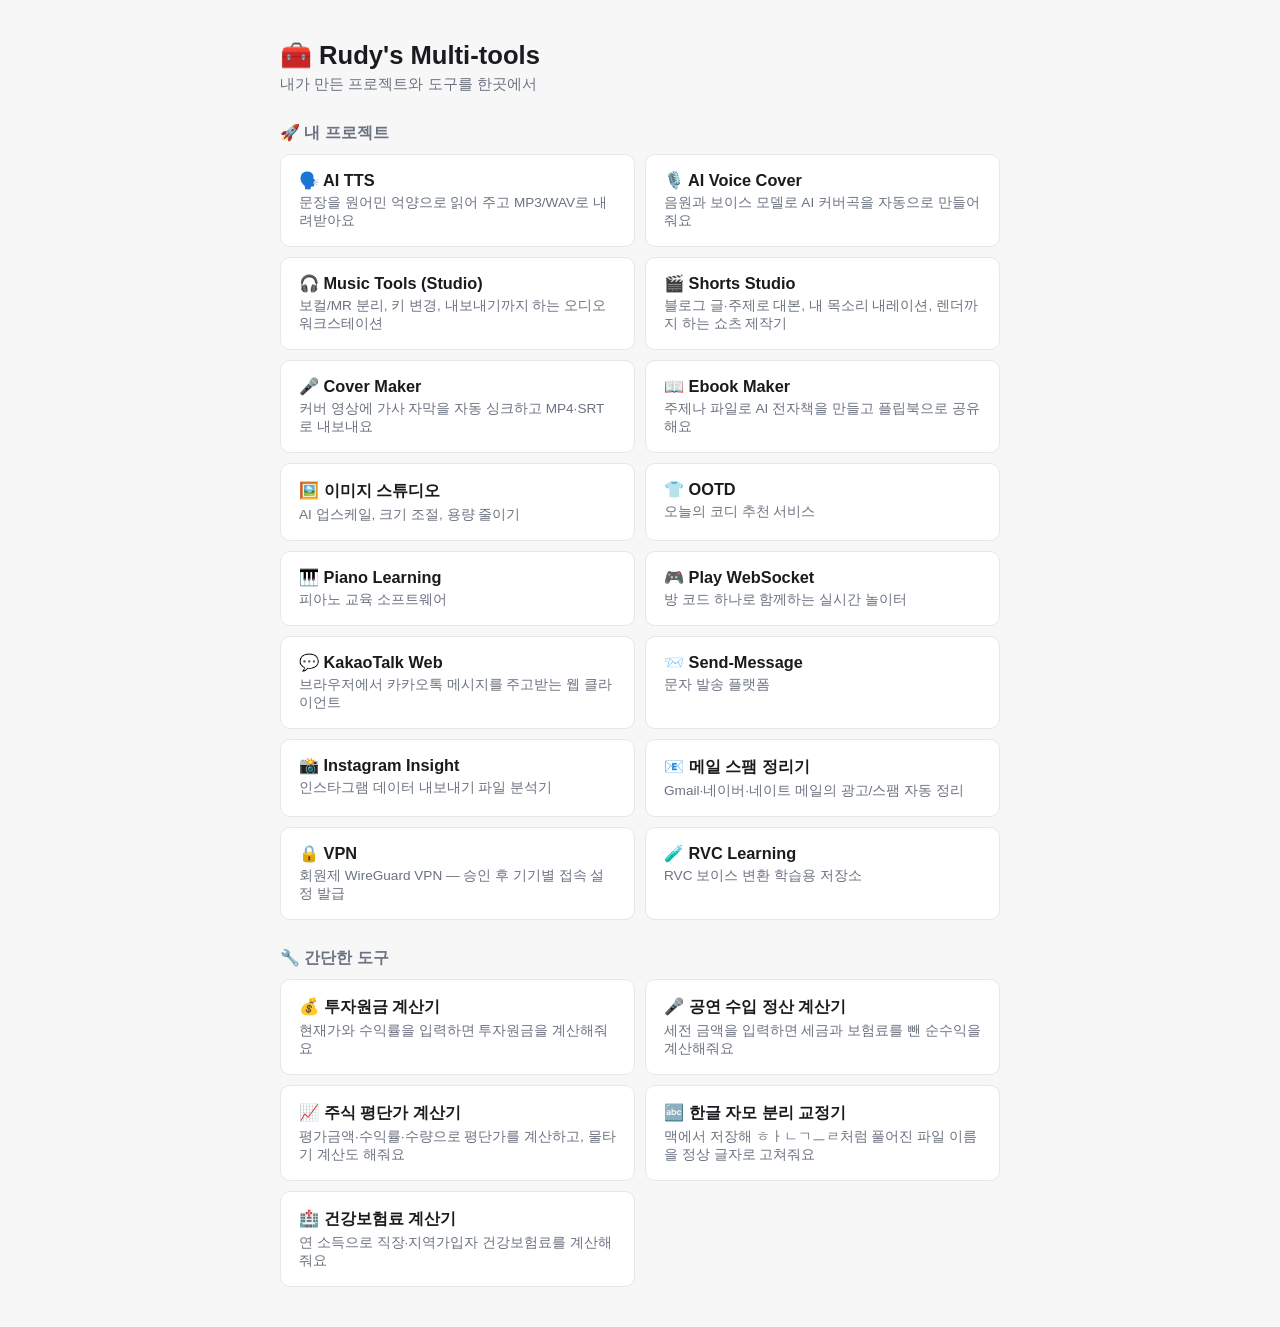
<file: index.html>
<!DOCTYPE html>
<html lang="ko">
<head>
<meta charset="UTF-8" />
<meta name="viewport" content="width=device-width, initial-scale=1.0" />
<title>Rudy's Multi-tools</title>
<link rel="stylesheet" href="style.css?v=5" />
</head>
<body>
  <div class="page wide">
    <h1>🧰 Rudy's Multi-tools</h1>
    <p class="subtitle">내가 만든 프로젝트와 도구를 한곳에서</p>

    <h2 class="section-title">🚀 내 프로젝트</h2>
    <ul class="tool-list" id="project-list"></ul>

    <h2 class="section-title">🔧 간단한 도구</h2>
    <ul class="tool-list">
      <li>
        <a class="tool-link" href="tools/investment-principal-calculator.html">
          <div class="name">💰 투자원금 계산기</div>
          <div class="desc">현재가와 수익률을 입력하면 투자원금을 계산해줘요</div>
        </a>
      </li>
      <li>
        <a class="tool-link" href="tools/performance-income-calculator.html">
          <div class="name">🎤 공연 수입 정산 계산기</div>
          <div class="desc">세전 금액을 입력하면 세금과 보험료를 뺀 순수익을 계산해줘요</div>
        </a>
      </li>
      <li>
        <a class="tool-link" href="tools/average-price-calculator.html">
          <div class="name">📈 주식 평단가 계산기</div>
          <div class="desc">평가금액·수익률·수량으로 평단가를 계산하고, 물타기 계산도 해줘요</div>
        </a>
      </li>
      <li>
        <a class="tool-link" href="tools/hangul-filename-fixer.html">
          <div class="name">🔤 한글 자모 분리 교정기</div>
          <div class="desc">맥에서 저장해 ㅎㅏㄴㄱㅡㄹ처럼 풀어진 파일 이름을 정상 글자로 고쳐줘요</div>
        </a>
      </li>
      <li>
        <a class="tool-link" href="tools/health-insurance-calculator.html">
          <div class="name">🏥 건강보험료 계산기</div>
          <div class="desc">연 소득으로 직장·지역가입자 건강보험료를 계산해줘요</div>
        </a>
      </li>
    </ul>
  </div>
  <script src="projects.js?v=20261120"></script>
</body>
</html>
</file>
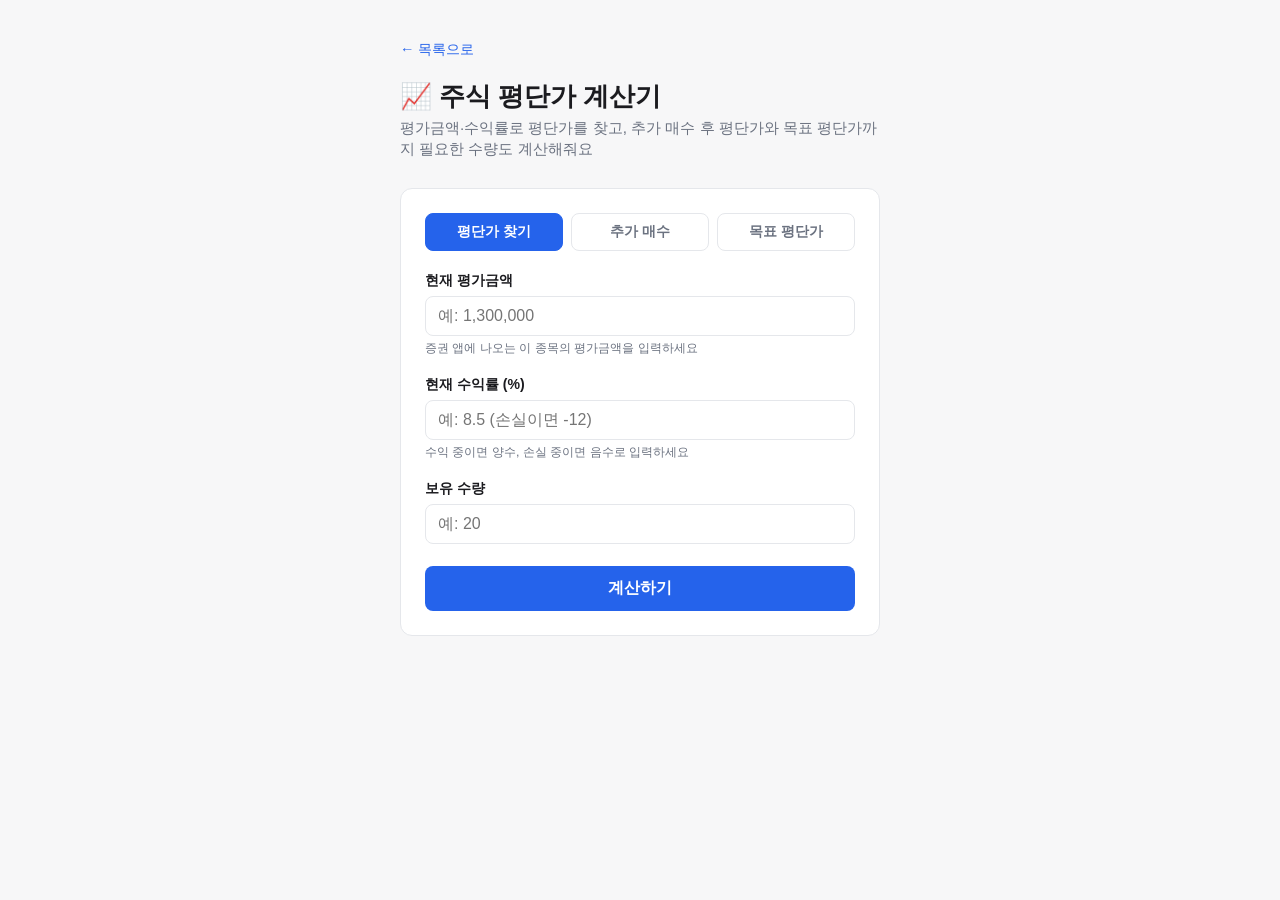
<file: tools/average-price-calculator.html>
<!DOCTYPE html>
<html lang="ko">
<head>
<meta charset="UTF-8" />
<meta name="viewport" content="width=device-width, initial-scale=1.0" />
<title>주식 평단가 계산기 - Multi-tools</title>
<link rel="stylesheet" href="../style.css?v=5" />
<style>
  .mode-btn {
    margin-top: 0;
  }

  .buy-header,
  .buy-row {
    display: grid;
    grid-template-columns: minmax(0, 1fr) minmax(0, 1fr) 36px;
    gap: 8px;
    align-items: center;
  }

  .buy-header {
    font-size: 0.78rem;
    color: var(--muted);
    margin-bottom: 6px;
  }

  .buy-row + .buy-row {
    margin-top: 8px;
  }

  .remove-btn {
    width: 36px;
    height: 40px;
    margin: 0;
    padding: 0;
    background: #fff;
    border: 1px solid var(--border);
    color: var(--muted);
    font-size: 1.1rem;
    font-weight: 400;
  }

  .remove-btn:hover {
    background: #fef2f2;
    border-color: #fecaca;
    color: #b91c1c;
  }

  .add-btn {
    margin-top: 10px;
    padding: 9px;
    background: #fff;
    border: 1px dashed var(--accent);
    color: var(--accent);
    font-size: 0.88rem;
  }

  .add-btn:hover {
    background: #eff6ff;
  }

  .divider {
    border: none;
    border-top: 1px solid var(--border);
    margin: 22px 0 18px;
  }

  .profit {
    color: #dc2626;
  }

  .loss {
    color: #2563eb;
  }
</style>
</head>
<body>
  <div class="page">
    <a class="back-link" href="../index.html">&larr; 목록으로</a>
    <h1>📈 주식 평단가 계산기</h1>
    <p class="subtitle">평가금액·수익률로 평단가를 찾고, 추가 매수 후 평단가와 목표 평단가까지 필요한 수량도 계산해줘요</p>

    <div class="card">
      <div class="mode-toggle" id="modeToggle">
        <button type="button" class="mode-btn active" data-mode="reverse">평단가 찾기</button>
        <button type="button" class="mode-btn" data-mode="average">추가 매수</button>
        <button type="button" class="mode-btn" data-mode="target">목표 평단가</button>
      </div>

      <div id="reverseSection">
        <label for="evalAmount">현재 평가금액</label>
        <input type="text" id="evalAmount" placeholder="예: 1,300,000" inputmode="decimal" />
        <div class="hint">증권 앱에 나오는 이 종목의 평가금액을 입력하세요</div>

        <label for="evalRate">현재 수익률 (%)</label>
        <input type="number" id="evalRate" placeholder="예: 8.5 (손실이면 -12)" inputmode="decimal" step="any" />
        <div class="hint">수익 중이면 양수, 손실 중이면 음수로 입력하세요</div>

        <label for="evalQty">보유 수량</label>
        <input type="text" id="evalQty" placeholder="예: 20" inputmode="decimal" />
      </div>

      <div id="holdSection" hidden>
        <label for="holdPrice">현재 평단가</label>
        <input type="text" id="holdPrice" placeholder="예: 72,000" inputmode="decimal" />

        <label for="holdQty">보유 수량</label>
        <input type="text" id="holdQty" placeholder="예: 10" inputmode="decimal" />
        <div class="hint" id="holdHint">처음 매수라면 두 칸 모두 비워두세요</div>
      </div>

      <div id="targetSection" hidden>
        <hr class="divider" />

        <label for="buyPrice">매수 예정가</label>
        <input type="text" id="buyPrice" placeholder="예: 60,000" inputmode="decimal" />
        <div class="hint">추가로 살 가격 (보통 현재가)</div>

        <label for="targetPrice">목표 평단가</label>
        <input type="text" id="targetPrice" placeholder="예: 65,000" inputmode="decimal" />
        <div class="hint">현재 평단가와 매수 예정가 사이의 값이어야 해요</div>
      </div>

      <div id="averageSection" hidden>
        <hr class="divider" />
  
        <label>추가 매수</label>
        <div class="buy-header">
          <span>매수가</span>
          <span>수량</span>
          <span></span>
        </div>
        <div id="buyList"></div>
        <button type="button" class="add-btn" id="addBtn">+ 매수 추가</button>
  
        <hr class="divider" />
  
        <label for="currentPrice">현재가 (선택)</label>
        <input type="text" id="currentPrice" placeholder="예: 65,000" inputmode="decimal" />
        <div class="hint">입력하면 평가손익과 수익률도 함께 보여줘요</div>
      </div>

      <button id="calcBtn">계산하기</button>

      <div class="error" id="errorBox"></div>

      <div class="result" id="resultBox">
        <div class="label" id="resultLabel">평단가</div>
        <div class="value" id="avgValue">-</div>
        <div class="breakdown" id="breakdownText"></div>
      </div>
    </div>
  </div>

  <script>
    const holdPriceInput = document.getElementById('holdPrice');
    const holdQtyInput = document.getElementById('holdQty');
    const currentPriceInput = document.getElementById('currentPrice');
    const buyPriceInput = document.getElementById('buyPrice');
    const targetPriceInput = document.getElementById('targetPrice');
    const modeToggle = document.getElementById('modeToggle');
    const holdHint = document.getElementById('holdHint');
    const averageSection = document.getElementById('averageSection');
    const targetSection = document.getElementById('targetSection');
    const reverseSection = document.getElementById('reverseSection');
    const holdSection = document.getElementById('holdSection');
    const evalAmountInput = document.getElementById('evalAmount');
    const evalRateInput = document.getElementById('evalRate');
    const evalQtyInput = document.getElementById('evalQty');
    const resultLabel = document.getElementById('resultLabel');
    const buyList = document.getElementById('buyList');
    const addBtn = document.getElementById('addBtn');
    const calcBtn = document.getElementById('calcBtn');
    const resultBox = document.getElementById('resultBox');
    const errorBox = document.getElementById('errorBox');
    const avgValue = document.getElementById('avgValue');
    const breakdownText = document.getElementById('breakdownText');

    // 소수점 둘째 자리까지 표시 (해외주식·소수점 매수 대응)
    function formatNum(n) {
      return n.toLocaleString('ko-KR', { maximumFractionDigits: 2 });
    }

    function formatAmountInput(value) {
      const cleaned = value.replace(/[^0-9.]/g, '');
      const [intRaw, ...rest] = cleaned.split('.');
      const intPart = intRaw.replace(/^0+(?=\d)/, '').replace(/\B(?=(\d{3})+(?!\d))/g, ',');
      const decPart = rest.length > 0 ? '.' + rest.join('').slice(0, 4) : '';
      return intPart + decPart;
    }

    // 빈 칸이면 null, 숫자가 아니면 NaN
    function readNum(input) {
      const raw = input.value.replace(/,/g, '').trim();
      return raw === '' ? null : parseFloat(raw);
    }

    function bindInput(input) {
      input.addEventListener('input', () => {
        input.value = formatAmountInput(input.value);
      });
      input.addEventListener('keydown', (e) => {
        if (e.key === 'Enter') calculate();
      });
    }

    function addBuyRow() {
      const row = document.createElement('div');
      row.className = 'buy-row';

      const price = document.createElement('input');
      price.type = 'text';
      price.className = 'buy-price';
      price.placeholder = '매수가';
      price.inputMode = 'decimal';

      const qty = document.createElement('input');
      qty.type = 'text';
      qty.className = 'buy-qty';
      qty.placeholder = '수량';
      qty.inputMode = 'decimal';

      const remove = document.createElement('button');
      remove.type = 'button';
      remove.className = 'remove-btn';
      remove.textContent = '×';
      remove.title = '삭제';
      remove.addEventListener('click', () => {
        if (buyList.children.length > 1) {
          row.remove();
        } else {
          price.value = '';
          qty.value = '';
        }
      });

      [price, qty].forEach(bindInput);
      row.append(price, qty, remove);
      buyList.append(row);
      return price;
    }

    function showError(message) {
      errorBox.textContent = message;
      errorBox.classList.add('visible');
      resultBox.classList.remove('visible');
    }

    let mode = 'reverse'; // 'reverse' | 'average' | 'target'

    const MODE_CONFIG = {
      reverse: {
        holdHint: '',
        resultLabel: '평단가',
      },
      average: {
        holdHint: '처음 매수라면 두 칸 모두 비워두세요',
        resultLabel: '평단가',
      },
      target: {
        holdHint: '지금 보유 중인 평단가와 수량을 입력하세요',
        resultLabel: '추가로 사야 할 수량',
      },
    };

    function setMode(next) {
      mode = next;
      const config = MODE_CONFIG[mode];

      modeToggle.querySelectorAll('.mode-btn').forEach((btn) => {
        btn.classList.toggle('active', btn.dataset.mode === mode);
      });
      reverseSection.hidden = mode !== 'reverse';
      holdSection.hidden = mode === 'reverse';
      averageSection.hidden = mode !== 'average';
      targetSection.hidden = mode !== 'target';
      holdHint.textContent = config.holdHint;
      resultLabel.textContent = config.resultLabel;

      errorBox.classList.remove('visible');
      resultBox.classList.remove('visible');
    }

    function calculate() {
      errorBox.classList.remove('visible');
      if (mode === 'reverse') {
        calculateReverse();
      } else if (mode === 'target') {
        calculateTarget();
      } else {
        calculateAverage();
      }
    }

    // 평가금액 = 매입금액 × (1 + 수익률)  →  평단가 = 평가금액 ÷ (1 + 수익률) ÷ 수량
    function calculateReverse() {
      const evalAmount = readNum(evalAmountInput);
      const evalQty = readNum(evalQtyInput);
      const rateRaw = evalRateInput.value.trim();
      const rate = rateRaw === '' ? null : parseFloat(rateRaw);

      if ([evalAmount, rate, evalQty].some((n) => n === null)) {
        showError('평가금액, 수익률, 보유 수량을 모두 입력해주세요.');
        return;
      }
      if (isNaN(evalAmount) || isNaN(rate) || isNaN(evalQty) || evalAmount <= 0 || evalQty <= 0) {
        showError('평가금액과 보유 수량은 0보다 큰 숫자여야 합니다.');
        return;
      }

      const divisor = 1 + rate / 100;
      if (divisor <= 0) {
        showError('수익률이 -100% 이하일 수는 없어요. 입력값을 확인해주세요.');
        return;
      }

      const totalCost = evalAmount / divisor;
      const avg = totalCost / evalQty;
      const pnl = evalAmount - totalCost;
      const cls = pnl > 0 ? 'profit' : pnl < 0 ? 'loss' : '';
      const sign = pnl > 0 ? '+' : '';

      avgValue.textContent = formatNum(avg);
      breakdownText.innerHTML =
        '총 매입금액: ' + formatNum(totalCost) + '<br />' +
        '현재가 (평가금액 ÷ 수량): ' + formatNum(evalAmount / evalQty) + '<br />' +
        '평가손익: <span class="' + cls + '">' + sign + formatNum(pnl) + '</span>' +
        '<br /><br />증권 앱의 수익률은 반올림된 값이라 실제 평단가와 약간 차이가 날 수 있어요';
      resultBox.classList.add('visible');
    }

    // 목표 평단가 T까지 맞추려면 가격 P에 몇 주를 더 사야 하는지
    // (A × Q + P × n) / (Q + n) = T  →  n = Q × (A − T) / (T − P)
    function calculateTarget() {
      const holdPrice = readNum(holdPriceInput);
      const holdQty = readNum(holdQtyInput);
      const buyPrice = readNum(buyPriceInput);
      const targetPrice = readNum(targetPriceInput);

      if ([holdPrice, holdQty, buyPrice, targetPrice].some((n) => n === null)) {
        showError('현재 평단가, 보유 수량, 매수 예정가, 목표 평단가를 모두 입력해주세요.');
        return;
      }
      if ([holdPrice, holdQty, buyPrice, targetPrice].some((n) => isNaN(n) || n <= 0)) {
        showError('모든 값은 0보다 큰 숫자여야 합니다.');
        return;
      }
      if (targetPrice === holdPrice) {
        showError('이미 목표 평단가예요. 더 살 필요가 없어요.');
        return;
      }
      if (buyPrice === holdPrice) {
        showError('매수 예정가가 현재 평단가와 같으면 몇 주를 사도 평단가가 그대로예요.');
        return;
      }
      // 평단가는 기존 평단가와 매수가 사이에서만 움직임
      if ((targetPrice - holdPrice) * (targetPrice - buyPrice) >= 0) {
        showError(
          '목표 평단가는 현재 평단가(' + formatNum(holdPrice) + ')와 매수 예정가(' +
          formatNum(buyPrice) + ') 사이여야 해요.'
        );
        return;
      }

      const exactQty = (holdQty * (holdPrice - targetPrice)) / (targetPrice - buyPrice);
      // 부동소수 오차로 1주가 더 붙지 않도록 살짝 깎고 올림
      const wholeQty = Math.ceil(exactQty - 1e-9);
      const buyCost = buyPrice * wholeQty;
      const totalQty = holdQty + wholeQty;
      const totalCost = holdPrice * holdQty + buyCost;
      const newAvg = totalCost / totalQty;

      let html =
        '필요 매수금액: ' + formatNum(buyCost) + '<br />' +
        '매수 후 평단가: ' + formatNum(holdPrice) + ' → ' + formatNum(newAvg) + '<br />' +
        '매수 후 총 수량: ' + formatNum(totalQty) + '주<br />' +
        '매수 후 총 매입금액: ' + formatNum(totalCost);

      if (wholeQty !== exactQty) {
        html += '<br /><br />소수점 매수라면 ' + formatNum(exactQty) + '주 (' +
          formatNum(buyPrice * exactQty) + ')로 목표에 딱 맞출 수 있어요';
      }

      avgValue.textContent = formatNum(wholeQty) + '주';
      breakdownText.innerHTML = html;
      resultBox.classList.add('visible');
    }

    function calculateAverage() {

      const lots = [];

      const holdPrice = readNum(holdPriceInput);
      const holdQty = readNum(holdQtyInput);
      if ((holdPrice === null) !== (holdQty === null)) {
        showError('현재 평단가와 보유 수량을 함께 입력하거나 둘 다 비워주세요.');
        return;
      }
      if (holdPrice !== null) {
        lots.push({ price: holdPrice, qty: holdQty, label: '현재 평단가와 보유 수량' });
      }

      const rows = buyList.querySelectorAll('.buy-row');
      for (let i = 0; i < rows.length; i++) {
        const price = readNum(rows[i].querySelector('.buy-price'));
        const qty = readNum(rows[i].querySelector('.buy-qty'));
        if (price === null && qty === null) continue;
        if (price === null || qty === null) {
          showError(`${i + 1}번째 추가 매수의 매수가와 수량을 모두 입력해주세요.`);
          return;
        }
        lots.push({ price, qty, label: `${i + 1}번째 추가 매수` });
      }

      for (const lot of lots) {
        if (isNaN(lot.price) || isNaN(lot.qty) || lot.price <= 0 || lot.qty <= 0) {
          showError(`${lot.label}: 0보다 큰 숫자를 입력해주세요.`);
          return;
        }
      }

      if (lots.length === 0) {
        showError('보유 내역이나 추가 매수를 하나 이상 입력해주세요.');
        return;
      }

      const totalQty = lots.reduce((sum, l) => sum + l.qty, 0);
      const totalCost = lots.reduce((sum, l) => sum + l.price * l.qty, 0);
      const avg = totalCost / totalQty;

      let html =
        '총 수량: ' + formatNum(totalQty) + '주<br />' +
        '총 매입금액: ' + formatNum(totalCost);

      if (holdPrice !== null && lots.length > 1) {
        const diff = avg - holdPrice;
        const diffRate = (diff / holdPrice) * 100;
        html += '<br />평단가 변화: ' + formatNum(holdPrice) + ' → ' + formatNum(avg) +
          ' (' + (diff >= 0 ? '+' : '') + formatNum(diffRate) + '%)';
      }

      const currentPrice = readNum(currentPriceInput);
      if (currentPrice !== null) {
        if (isNaN(currentPrice) || currentPrice <= 0) {
          showError('현재가는 0보다 큰 숫자여야 합니다.');
          return;
        }
        const evalAmount = currentPrice * totalQty;
        const pnl = evalAmount - totalCost;
        const pnlRate = (pnl / totalCost) * 100;
        const cls = pnl > 0 ? 'profit' : pnl < 0 ? 'loss' : '';
        const sign = pnl > 0 ? '+' : '';
        html +=
          '<br /><br />평가금액: ' + formatNum(evalAmount) +
          '<br />평가손익: <span class="' + cls + '">' + sign + formatNum(pnl) +
          ' (' + sign + formatNum(pnlRate) + '%)</span>';
      }

      avgValue.textContent = formatNum(avg);
      breakdownText.innerHTML = html;
      resultBox.classList.add('visible');
    }

    addBtn.addEventListener('click', () => addBuyRow().focus());
    calcBtn.addEventListener('click', calculate);
    [holdPriceInput, holdQtyInput, currentPriceInput, buyPriceInput, targetPriceInput, evalAmountInput, evalQtyInput].forEach(bindInput);
    evalRateInput.addEventListener('keydown', (e) => {
      if (e.key === 'Enter') calculate();
    });
    modeToggle.addEventListener('click', (e) => {
      const btn = e.target.closest('.mode-btn');
      if (btn) setMode(btn.dataset.mode);
    });

    addBuyRow();
  </script>
</body>
</html>
</file>
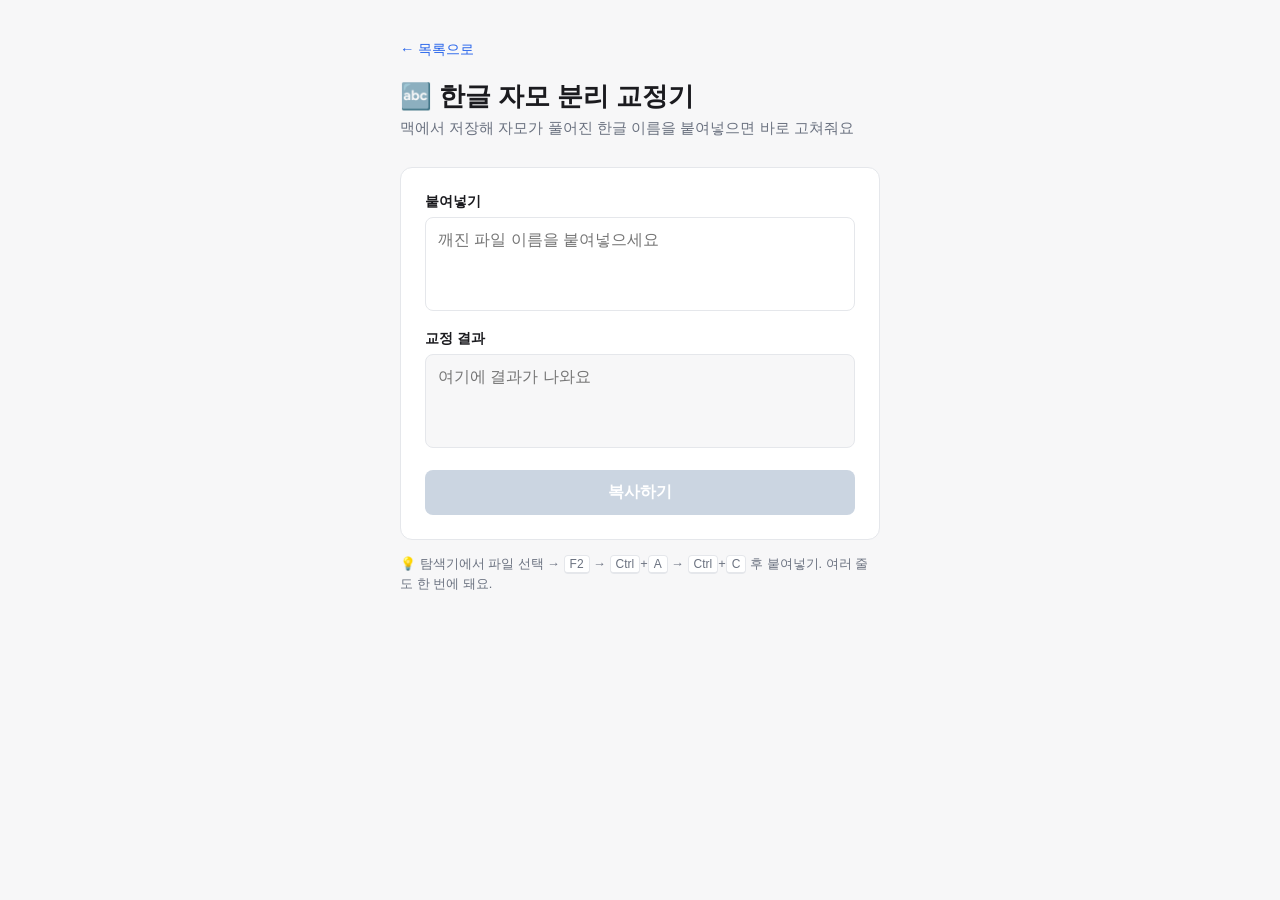
<file: tools/hangul-filename-fixer.html>
<!DOCTYPE html>
<html lang="ko">
<head>
<meta charset="UTF-8" />
<meta name="viewport" content="width=device-width, initial-scale=1.0" />
<title>한글 자모 분리 교정기 - Multi-tools</title>
<link rel="stylesheet" href="../style.css?v=5" />
</head>
<body>
  <div class="page">
    <a class="back-link" href="../index.html">&larr; 목록으로</a>
    <h1>🔤 한글 자모 분리 교정기</h1>
    <p class="subtitle">맥에서 저장해 자모가 풀어진 한글 이름을 붙여넣으면 바로 고쳐줘요</p>

    <div class="card">
      <div class="field-head">
        <label for="sourceInput">붙여넣기</label>
        <button type="button" class="text-btn" id="clearBtn" hidden>지우기</button>
      </div>
      <textarea id="sourceInput" class="text-panel" rows="3" placeholder="깨진 파일 이름을 붙여넣으세요"></textarea>

      <div class="field-head">
        <label for="resultOutput">교정 결과</label>
        <span class="badge" id="statusBadge" hidden></span>
      </div>
      <textarea id="resultOutput" class="text-panel" rows="3" readonly placeholder="여기에 결과가 나와요"></textarea>

      <button type="button" id="copyBtn" disabled>복사하기</button>
    </div>

    <p class="footnote">💡 탐색기에서 파일 선택 → <kbd>F2</kbd> → <kbd>Ctrl</kbd>+<kbd>A</kbd> → <kbd>Ctrl</kbd>+<kbd>C</kbd> 후 붙여넣기. 여러 줄도 한 번에 돼요.</p>
  </div>

  <script>
    const sourceInput = document.getElementById('sourceInput');
    const resultOutput = document.getElementById('resultOutput');
    const statusBadge = document.getElementById('statusBadge');
    const clearBtn = document.getElementById('clearBtn');
    const copyBtn = document.getElementById('copyBtn');

    // 내용에 맞춰 높이를 늘린다
    function autoGrow(el) {
      el.style.height = 'auto';
      el.style.height = el.scrollHeight + 2 + 'px';
    }

    // 맥은 한글을 자모 단위(NFD)로 저장하므로, 완성형(NFC)으로 다시 합친다
    function convert() {
      const source = sourceInput.value;
      const fixed = source.normalize('NFC');
      resultOutput.value = fixed;

      const merged = source.length - fixed.length;
      statusBadge.hidden = !source;
      statusBadge.classList.toggle('ok', merged > 0);
      statusBadge.textContent = merged > 0 ? `${merged}자 교정됨` : '고칠 부분 없음';

      clearBtn.hidden = !source;
      copyBtn.disabled = !fixed;
      copyBtn.textContent = '복사하기';

      autoGrow(sourceInput);
      autoGrow(resultOutput);
    }

    sourceInput.addEventListener('input', convert);

    clearBtn.addEventListener('click', () => {
      sourceInput.value = '';
      convert();
      sourceInput.focus();
    });

    copyBtn.addEventListener('click', async () => {
      try {
        await navigator.clipboard.writeText(resultOutput.value);
      } catch {
        // clipboard API를 못 쓰는 환경
        resultOutput.select();
        document.execCommand('copy');
      }
      copyBtn.textContent = '복사됐어요 ✓';
    });
  </script>
</body>
</html>
</file>
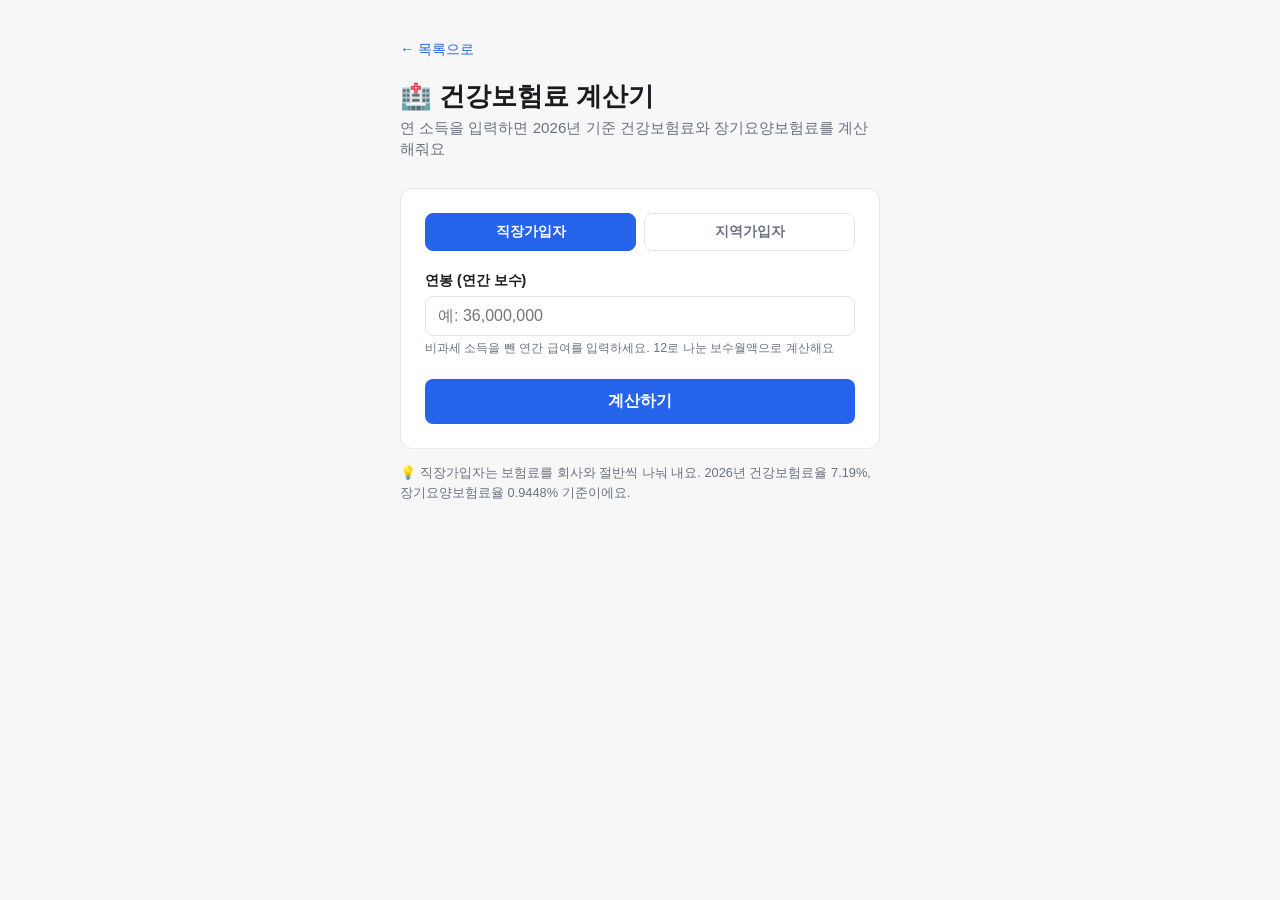
<file: tools/health-insurance-calculator.html>
<!DOCTYPE html>
<html lang="ko">
<head>
<meta charset="UTF-8" />
<meta name="viewport" content="width=device-width, initial-scale=1.0" />
<title>건강보험료 계산기 - Multi-tools</title>
<link rel="stylesheet" href="../style.css?v=5" />
</head>
<body>
  <div class="page">
    <a class="back-link" href="../index.html">&larr; 목록으로</a>
    <h1>🏥 건강보험료 계산기</h1>
    <p class="subtitle">연 소득을 입력하면 2026년 기준 건강보험료와 장기요양보험료를 계산해줘요</p>

    <div class="card">
      <div class="mode-toggle" id="modeToggle">
        <button type="button" class="mode-btn active" data-mode="employee">직장가입자</button>
        <button type="button" class="mode-btn" data-mode="regional">지역가입자</button>
      </div>

      <label for="incomeInput" id="incomeLabel">보수월액 (월급)</label>
      <input type="text" id="incomeInput" placeholder="예: 3,000,000" inputmode="numeric" />
      <div class="hint" id="incomeHint">비과세 소득을 뺀 월 급여를 입력하세요</div>

      <div id="propertyFields" class="field-group" hidden>
        <label for="propertyInput">재산 과세표준 합계 (선택)</label>
        <input type="text" id="propertyInput" placeholder="예: 180,000,000" inputmode="numeric" />
        <div class="hint">주택·토지·건물의 재산세 과세표준 합계예요. 재산세 고지서에서 확인할 수 있고, 주택은 대략 공시가격의 60%예요</div>

        <label for="depositInput">전월세 보증금 (선택)</label>
        <input type="text" id="depositInput" placeholder="예: 50,000,000" inputmode="numeric" />

        <label for="rentInput">월세 (선택)</label>
        <input type="text" id="rentInput" placeholder="예: 500,000" inputmode="numeric" />
        <div class="hint">세 들어 사는 경우 (보증금 + 월세 × 40) × 30%를 재산으로 쳐요</div>
      </div>

      <button id="calcBtn">계산하기</button>

      <div class="error" id="errorBox"></div>

      <div class="result" id="resultBox">
        <div class="label" id="resultLabel">월 납부액 (본인 부담)</div>
        <div class="value" id="resultValue">-</div>
        <div class="breakdown" id="breakdownText"></div>
      </div>
    </div>

    <p class="footnote" id="footnote"></p>
  </div>

  <script>
    const modeToggle = document.getElementById('modeToggle');
    const incomeInput = document.getElementById('incomeInput');
    const incomeLabel = document.getElementById('incomeLabel');
    const incomeHint = document.getElementById('incomeHint');
    const calcBtn = document.getElementById('calcBtn');
    const resultBox = document.getElementById('resultBox');
    const errorBox = document.getElementById('errorBox');
    const resultLabel = document.getElementById('resultLabel');
    const resultValue = document.getElementById('resultValue');
    const breakdownText = document.getElementById('breakdownText');
    const footnote = document.getElementById('footnote');
    const propertyFields = document.getElementById('propertyFields');
    const propertyInput = document.getElementById('propertyInput');
    const depositInput = document.getElementById('depositInput');
    const rentInput = document.getElementById('rentInput');

    // 2026년 기준
    const HEALTH_RATE = 0.0719;        // 건강보험료율
    const LTC_RATE = 0.009448;         // 장기요양보험료율 (소득 대비)
    const EMPLOYEE_MIN = 20160;        // 직장 보수월액보험료 하한 (전체)
    const EMPLOYEE_MAX = 9183480;      // 직장 보수월액보험료 상한 (전체)
    const REGIONAL_MIN = 20160;        // 지역 월별 보험료 하한
    const REGIONAL_MAX = 4591740;      // 지역 월별 보험료 상한
    const POINT_VALUE = 211.5;         // 재산보험료 부과점수당 금액
    const PROPERTY_DEDUCTION = 100000000; // 재산 기본공제 1억원

    // 재산보험료 부과점수표 (국민건강보험법 시행령 별표 4) — [공제 후 재산 상한(만원), 점수]
    const PROPERTY_SCORES = [
      [450, 22], [900, 44], [1350, 66], [1800, 97], [2250, 122],
      [2700, 146], [3150, 171], [3600, 195], [4050, 219], [4500, 244],
      [5020, 268], [5590, 294], [6220, 320], [6930, 344], [7710, 365],
      [8590, 386], [9570, 412], [10700, 439], [11900, 465], [13300, 490],
      [14800, 516], [16400, 535], [18300, 559], [20400, 586], [22700, 611],
      [25300, 637], [28100, 659], [31300, 681], [34900, 706], [38800, 731],
      [43200, 757], [48100, 785], [53600, 812], [59700, 841], [66500, 881],
      [74000, 921], [82400, 961], [91800, 1001], [103000, 1041], [114000, 1091],
      [127000, 1141], [142000, 1191], [158000, 1241], [176000, 1291], [196000, 1341],
      [218000, 1391], [242000, 1451], [270000, 1511], [300000, 1571], [330000, 1641],
      [363000, 1711], [399300, 1781], [439230, 1851], [483153, 1921], [531468, 1991],
      [584615, 2061], [643077, 2131], [707385, 2201], [778124, 2271], [Infinity, 2341],
    ];

    let mode = 'employee'; // 'employee' | 'regional'

    const MODE_CONFIG = {
      employee: {
        label: '연봉 (연간 보수)',
        placeholder: '예: 36,000,000',
        hint: '비과세 소득을 뺀 연간 급여를 입력하세요. 12로 나눈 보수월액으로 계산해요',
        errorMessage: '연봉을 입력해주세요.',
        resultLabel: '월 납부액 (본인 부담)',
        footnote: '💡 직장가입자는 보험료를 회사와 절반씩 나눠 내요. 2026년 건강보험료율 7.19%, 장기요양보험료율 0.9448% 기준이에요.',
      },
      regional: {
        label: '연 소득',
        placeholder: '예: 30,000,000',
        hint: '사업·이자·배당·연금 등 연간 소득을 입력하세요. 12로 나눈 소득월액으로 계산해요',
        errorMessage: '연 소득을 입력해주세요.',
        resultLabel: '월 납부액',
        footnote: '💡 지역가입자는 보험료 전액을 본인이 내요. 재산은 기본공제 1억원을 뺀 뒤 등급별 점수 × 211.5원으로 계산해요.',
      },
    };

    // 보험료는 10원 미만 절사
    function floor10(n) {
      return Math.floor(n / 10) * 10;
    }

    function clamp(n, min, max) {
      return Math.min(Math.max(n, min), max);
    }

    function formatWon(n) {
      return Math.round(n).toLocaleString('ko-KR') + '원';
    }

    function formatAmountInput(value) {
      const digits = value.replace(/[^0-9]/g, '').replace(/^0+(?=\d)/, '');
      return digits.replace(/\B(?=(\d{3})+(?!\d))/g, ',');
    }

    for (const input of [incomeInput, propertyInput, depositInput, rentInput]) {
      input.addEventListener('input', () => {
        input.value = formatAmountInput(input.value);
      });
      input.addEventListener('keydown', (e) => {
        if (e.key === 'Enter') calculate();
      });
    }

    function parseAmount(input) {
      return Number(input.value.replace(/,/g, '')) || 0;
    }

    function showError(message) {
      errorBox.textContent = message;
      errorBox.classList.add('visible');
      resultBox.classList.remove('visible');
    }

    function setMode(newMode) {
      mode = newMode;
      const config = MODE_CONFIG[mode];

      [...modeToggle.children].forEach((btn) => {
        btn.classList.toggle('active', btn.dataset.mode === mode);
      });

      incomeLabel.textContent = config.label;
      incomeInput.placeholder = config.placeholder;
      incomeHint.textContent = config.hint;
      resultLabel.textContent = config.resultLabel;
      footnote.textContent = config.footnote;
      propertyFields.hidden = mode !== 'regional';

      for (const input of [incomeInput, propertyInput, depositInput, rentInput]) input.value = '';
      errorBox.classList.remove('visible');
      resultBox.classList.remove('visible');
    }

    modeToggle.addEventListener('click', (e) => {
      const btn = e.target.closest('.mode-btn');
      if (!btn) return;
      setMode(btn.dataset.mode);
    });

    function calcEmployee(income) {
      const raw = income * HEALTH_RATE;
      const limit = raw < EMPLOYEE_MIN ? ' (하한 적용)' : raw > EMPLOYEE_MAX ? ' (상한 적용)' : '';
      const totalHealth = floor10(clamp(raw, EMPLOYEE_MIN, EMPLOYEE_MAX));
      const health = floor10(totalHealth / 2);
      const ltc = floor10(health * (LTC_RATE / HEALTH_RATE));

      resultValue.textContent = formatWon(health + ltc);
      breakdownText.innerHTML =
        '보수월액: ' + formatWon(income) + '<br />' +
        '건강보험료 (3.595%): ' + formatWon(health) + limit + '<br />' +
        '장기요양보험료: ' + formatWon(ltc) + '<br />' +
        '회사 부담분: ' + formatWon(health + ltc) + '<br />' +
        '합계 (본인 + 회사): ' + formatWon((health + ltc) * 2) + '<br />' +
        '연간 본인 부담액: ' + formatWon((health + ltc) * 12);
    }

    // 공제 후 재산(원)에 해당하는 부과점수
    function propertyScore(amount) {
      if (amount <= 0) return 0;
      const man = amount / 10000;
      return PROPERTY_SCORES.find(([max]) => man <= max)[1];
    }

    function calcRegional(income) {
      const rentAsProperty = (parseAmount(depositInput) + parseAmount(rentInput) * 40) * 0.3;
      const property = parseAmount(propertyInput) + rentAsProperty;
      const taxable = Math.max(property - PROPERTY_DEDUCTION, 0);
      const score = propertyScore(taxable);

      const rawIncome = income * HEALTH_RATE;
      const incomePart = floor10(Math.max(rawIncome, REGIONAL_MIN));
      const propertyPart = floor10(score * POINT_VALUE);
      const sum = incomePart + propertyPart;
      const health = Math.min(sum, REGIONAL_MAX);
      const ltc = floor10(health * (LTC_RATE / HEALTH_RATE));

      const minNote = rawIncome < REGIONAL_MIN ? ' (최저보험료 적용)' : '';
      const maxNote = sum > REGIONAL_MAX ? ' (상한 적용)' : '';

      resultValue.textContent = formatWon(health + ltc);
      breakdownText.innerHTML =
        '소득월액: ' + formatWon(income) + '<br />' +
        '소득분 보험료 (7.19%): ' + formatWon(incomePart) + minNote + '<br />' +
        (property > 0
          ? '재산 합계: ' + formatWon(property) + ' → 공제 후 ' + formatWon(taxable) + '<br />' +
            '재산분 보험료 (' + score.toLocaleString('ko-KR') + '점 × 211.5원): ' + formatWon(propertyPart) + '<br />'
          : '') +
        '건강보험료 합계: ' + formatWon(health) + maxNote + '<br />' +
        '장기요양보험료: ' + formatWon(ltc) + '<br />' +
        '연간 납부액: ' + formatWon((health + ltc) * 12);
    }

    function calculate() {
      const annual = parseFloat(incomeInput.value.replace(/,/g, ''));
      const income = annual / 12; // 월 기준 금액

      errorBox.classList.remove('visible');

      if (isNaN(annual)) {
        showError(MODE_CONFIG[mode].errorMessage);
        return;
      }

      if (mode === 'employee') calcEmployee(income);
      else calcRegional(income);

      resultBox.classList.add('visible');
    }

    calcBtn.addEventListener('click', calculate);

    setMode('employee');
  </script>
</body>
</html>
</file>
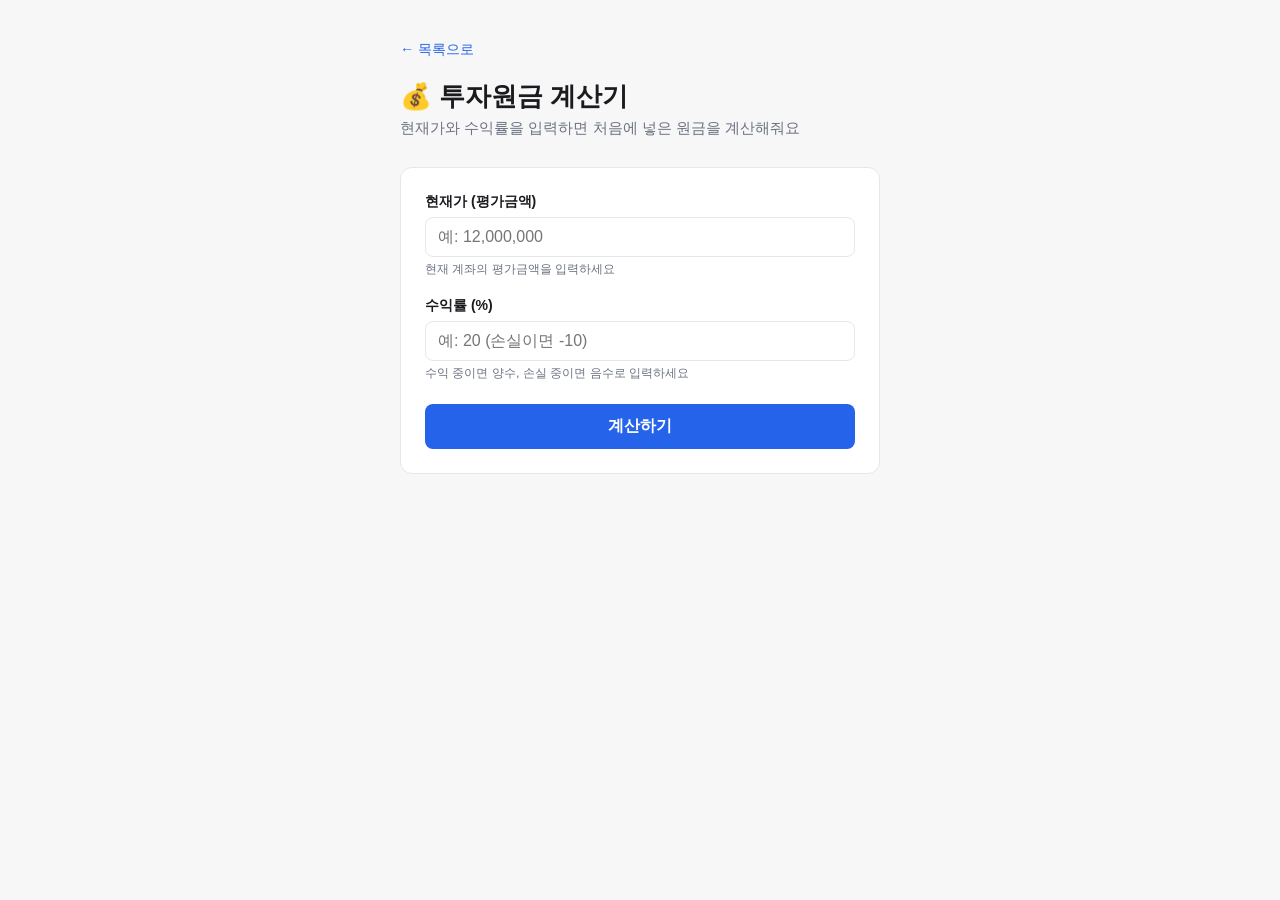
<file: tools/investment-principal-calculator.html>
<!DOCTYPE html>
<html lang="ko">
<head>
<meta charset="UTF-8" />
<meta name="viewport" content="width=device-width, initial-scale=1.0" />
<title>투자원금 계산기 - Multi-tools</title>
<link rel="stylesheet" href="../style.css?v=5" />
</head>
<body>
  <div class="page">
    <a class="back-link" href="../index.html">&larr; 목록으로</a>
    <h1>💰 투자원금 계산기</h1>
    <p class="subtitle">현재가와 수익률을 입력하면 처음에 넣은 원금을 계산해줘요</p>

    <div class="card">
      <label for="currentValue">현재가 (평가금액)</label>
      <input type="text" id="currentValue" placeholder="예: 12,000,000" inputmode="decimal" />
      <div class="hint">현재 계좌의 평가금액을 입력하세요</div>

      <label for="returnRate">수익률 (%)</label>
      <input type="number" id="returnRate" placeholder="예: 20 (손실이면 -10)" inputmode="decimal" step="any" />
      <div class="hint">수익 중이면 양수, 손실 중이면 음수로 입력하세요</div>

      <button id="calcBtn">계산하기</button>

      <div class="error" id="errorBox"></div>

      <div class="result" id="resultBox">
        <div class="label">투자원금</div>
        <div class="value" id="principalValue">-</div>
        <div class="breakdown" id="breakdownText"></div>
      </div>
    </div>
  </div>

  <script>
    const currentValueInput = document.getElementById('currentValue');
    const returnRateInput = document.getElementById('returnRate');
    const calcBtn = document.getElementById('calcBtn');
    const resultBox = document.getElementById('resultBox');
    const errorBox = document.getElementById('errorBox');
    const principalValue = document.getElementById('principalValue');
    const breakdownText = document.getElementById('breakdownText');

    function formatWon(n) {
      return Math.round(n).toLocaleString('ko-KR') + '원';
    }

    function formatAmountInput(value) {
      const cleaned = value.replace(/[^0-9.]/g, '');
      const [intRaw, ...rest] = cleaned.split('.');
      const intPart = intRaw.replace(/^0+(?=\d)/, '').replace(/\B(?=(\d{3})+(?!\d))/g, ',');
      const decPart = rest.length > 0 ? '.' + rest.join('').slice(0, 2) : '';
      return intPart + decPart;
    }

    currentValueInput.addEventListener('input', () => {
      currentValueInput.value = formatAmountInput(currentValueInput.value);
    });

    function showError(message) {
      errorBox.textContent = message;
      errorBox.classList.add('visible');
      resultBox.classList.remove('visible');
    }

    function calculate() {
      const currentValue = parseFloat(currentValueInput.value.replace(/,/g, ''));
      const returnRate = parseFloat(returnRateInput.value);

      errorBox.classList.remove('visible');

      if (isNaN(currentValue) || isNaN(returnRate)) {
        showError('현재가와 수익률을 모두 입력해주세요.');
        return;
      }

      if (currentValue < 0) {
        showError('현재가는 0 이상이어야 합니다.');
        return;
      }

      const divisor = 1 + returnRate / 100;

      if (divisor <= 0) {
        showError('수익률이 -100% 이하일 수는 없어요. 입력값을 확인해주세요.');
        return;
      }

      const principal = currentValue / divisor;
      const profit = currentValue - principal;

      principalValue.textContent = formatWon(principal);
      breakdownText.innerHTML =
        '현재가: ' + formatWon(currentValue) + '<br />' +
        (profit >= 0
          ? '평가수익: +' + formatWon(profit)
          : '평가손실: ' + formatWon(profit));

      resultBox.classList.add('visible');
    }

    calcBtn.addEventListener('click', calculate);
    [currentValueInput, returnRateInput].forEach((input) => {
      input.addEventListener('keydown', (e) => {
        if (e.key === 'Enter') calculate();
      });
    });
  </script>
</body>
</html>
</file>
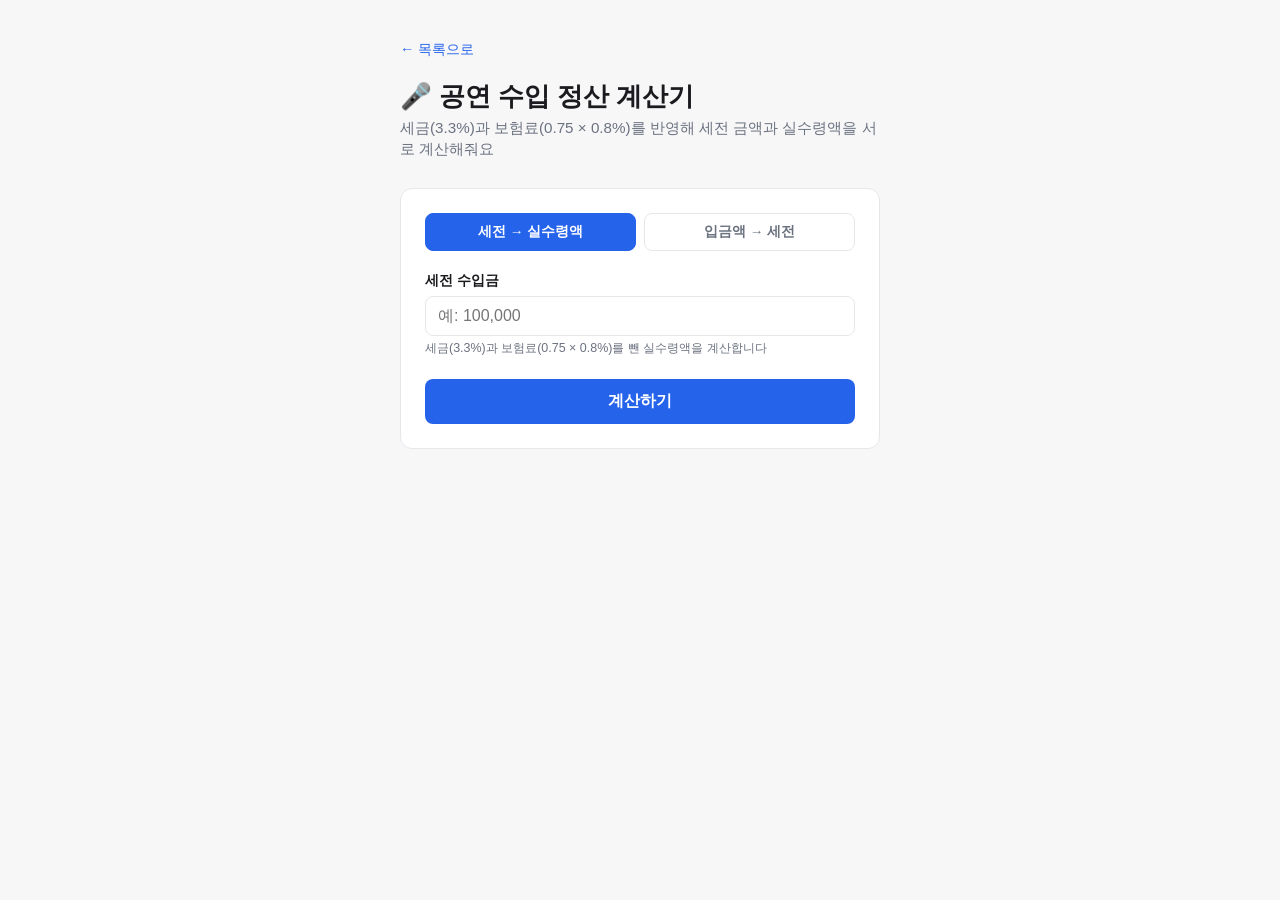
<file: tools/performance-income-calculator.html>
<!DOCTYPE html>
<html lang="ko">
<head>
<meta charset="UTF-8" />
<meta name="viewport" content="width=device-width, initial-scale=1.0" />
<title>공연 수입 정산 계산기 - Multi-tools</title>
<link rel="stylesheet" href="../style.css?v=5" />
</head>
<body>
  <div class="page">
    <a class="back-link" href="../index.html">&larr; 목록으로</a>
    <h1>🎤 공연 수입 정산 계산기</h1>
    <p class="subtitle">세금(3.3%)과 보험료(0.75 × 0.8%)를 반영해 세전 금액과 실수령액을 서로 계산해줘요</p>

    <div class="card">
      <div class="mode-toggle" id="modeToggle">
        <button type="button" class="mode-btn active" data-mode="toNet">세전 → 실수령액</button>
        <button type="button" class="mode-btn" data-mode="toGross">입금액 → 세전</button>
      </div>

      <label for="amountInput" id="amountLabel">세전 수입금</label>
      <input type="text" id="amountInput" placeholder="예: 100,000" inputmode="decimal" />
      <div class="hint" id="amountHint">세금(3.3%)과 보험료(0.75 × 0.8%)를 뺀 실수령액을 계산합니다</div>

      <button id="calcBtn">계산하기</button>

      <div class="error" id="errorBox"></div>

      <div class="result" id="resultBox">
        <div class="label" id="resultLabel">순수익 (실수령액)</div>
        <div class="value" id="resultValue">-</div>
        <div class="breakdown" id="breakdownText"></div>
      </div>
    </div>
  </div>

  <script>
    const modeToggle = document.getElementById('modeToggle');
    const amountInput = document.getElementById('amountInput');
    const amountLabel = document.getElementById('amountLabel');
    const amountHint = document.getElementById('amountHint');
    const calcBtn = document.getElementById('calcBtn');
    const resultBox = document.getElementById('resultBox');
    const errorBox = document.getElementById('errorBox');
    const resultLabel = document.getElementById('resultLabel');
    const resultValue = document.getElementById('resultValue');
    const breakdownText = document.getElementById('breakdownText');

    const TAX_RATE = 0.033;
    const INSURANCE_RATE = 0.75 * 0.008;
    const NET_RATE = 1 - TAX_RATE - INSURANCE_RATE; // 실수령 비율

    let mode = 'toNet'; // 'toNet' | 'toGross'

    const MODE_CONFIG = {
      toNet: {
        label: '세전 수입금',
        placeholder: '예: 100,000',
        hint: '세금(3.3%)과 보험료(0.75 × 0.8%)를 뺀 실수령액을 계산합니다',
        errorMessage: '세전 수입금을 입력해주세요.',
        resultLabel: '순수익 (실수령액)',
      },
      toGross: {
        label: '입금액 (실수령액)',
        placeholder: '예: 96,100',
        hint: '실제로 입금받은 금액을 입력하면 세전 금액을 역산합니다',
        errorMessage: '입금액을 입력해주세요.',
        resultLabel: '세전 수입금',
      },
    };

    function formatWon(n) {
      return Math.round(n).toLocaleString('ko-KR') + '원';
    }

    function formatAmountInput(value) {
      const cleaned = value.replace(/[^0-9.]/g, '');
      const [intRaw, ...rest] = cleaned.split('.');
      const intPart = intRaw.replace(/^0+(?=\d)/, '').replace(/\B(?=(\d{3})+(?!\d))/g, ',');
      const decPart = rest.length > 0 ? '.' + rest.join('').slice(0, 2) : '';
      return intPart + decPart;
    }

    amountInput.addEventListener('input', () => {
      amountInput.value = formatAmountInput(amountInput.value);
    });

    function showError(message) {
      errorBox.textContent = message;
      errorBox.classList.add('visible');
      resultBox.classList.remove('visible');
    }

    function setMode(newMode) {
      mode = newMode;
      const config = MODE_CONFIG[mode];

      [...modeToggle.children].forEach((btn) => {
        btn.classList.toggle('active', btn.dataset.mode === mode);
      });

      amountLabel.textContent = config.label;
      amountInput.placeholder = config.placeholder;
      amountHint.textContent = config.hint;
      resultLabel.textContent = config.resultLabel;

      amountInput.value = '';
      errorBox.classList.remove('visible');
      resultBox.classList.remove('visible');
    }

    modeToggle.addEventListener('click', (e) => {
      const btn = e.target.closest('.mode-btn');
      if (!btn) return;
      setMode(btn.dataset.mode);
    });

    function calculate() {
      const amount = parseFloat(amountInput.value.replace(/,/g, ''));
      const config = MODE_CONFIG[mode];

      errorBox.classList.remove('visible');

      if (isNaN(amount)) {
        showError(config.errorMessage);
        return;
      }

      if (amount < 0) {
        showError('금액은 0 이상이어야 합니다.');
        return;
      }

      const gross = mode === 'toNet' ? amount : amount / NET_RATE;
      const tax = gross * TAX_RATE;
      const insurance = gross * INSURANCE_RATE;
      const totalDeduction = tax + insurance;
      const net = gross - totalDeduction;

      resultValue.textContent = formatWon(mode === 'toNet' ? net : gross);
      breakdownText.innerHTML =
        '세전 수입금: ' + formatWon(gross) + '<br />' +
        '세금 (3.3%): -' + formatWon(tax) + '<br />' +
        '보험료 (0.75 × 0.8%): -' + formatWon(insurance) + '<br />' +
        '실수령액: ' + formatWon(net);

      resultBox.classList.add('visible');
    }

    calcBtn.addEventListener('click', calculate);
    amountInput.addEventListener('keydown', (e) => {
      if (e.key === 'Enter') calculate();
    });
  </script>
</body>
</html>
</file>
<file: style.css>
:root {
  --bg: #f7f7f8;
  --card-bg: #ffffff;
  --text: #1b1b1f;
  --muted: #6b7280;
  --accent: #2563eb;
  --accent-hover: #1d4ed8;
  --border: #e5e7eb;
}

* {
  box-sizing: border-box;
}

body {
  margin: 0;
  font-family: -apple-system, BlinkMacSystemFont, "Segoe UI", "Apple SD Gothic Neo",
    "Malgun Gothic", Roboto, Arial, sans-serif;
  background: var(--bg);
  color: var(--text);
  display: flex;
  justify-content: center;
  padding: 40px 16px;
}

.page {
  width: 100%;
  max-width: 480px;
}

.page.wide {
  max-width: 720px;
}

h1 {
  margin-top: 0;
  font-size: 1.6rem;
  margin-bottom: 4px;
}

.subtitle {
  color: var(--muted);
  margin-top: 0;
  margin-bottom: 28px;
  font-size: 0.95rem;
}

.back-link {
  display: inline-block;
  margin-bottom: 20px;
  color: var(--accent);
  text-decoration: none;
  font-size: 0.9rem;
}

.back-link:hover {
  text-decoration: underline;
}

.tool-list {
  list-style: none;
  padding: 0;
  margin: 0;
  display: grid;
  grid-template-columns: repeat(2, minmax(0, 1fr));
  gap: 10px;
}

@media (max-width: 380px) {
  .tool-list {
    grid-template-columns: 1fr;
  }
}

.tool-link {
  display: block;
  height: 100%;
  background: var(--card-bg);
  border: 1px solid var(--border);
  border-radius: 10px;
  padding: 16px 18px;
  text-decoration: none;
  color: var(--text);
  transition: border-color 0.15s ease, transform 0.05s ease;
}

.tool-link:hover {
  border-color: var(--accent);
}

.tool-link:active {
  transform: scale(0.99);
}

.tool-link .name {
  font-weight: 600;
  font-size: 1.02rem;
}

.tool-link .desc {
  color: var(--muted);
  font-size: 0.85rem;
  margin-top: 4px;
}

.card {
  background: var(--card-bg);
  border: 1px solid var(--border);
  border-radius: 12px;
  padding: 24px;
}

.mode-toggle {
  display: flex;
  gap: 8px;
  margin-bottom: 20px;
}

.mode-btn {
  flex: 1;
  margin-top: 0;
  padding: 9px 10px;
  border: 1px solid var(--border);
  border-radius: 8px;
  background: #fff;
  color: var(--muted);
  font-size: 0.85rem;
  font-weight: 600;
  cursor: pointer;
}

.mode-btn.active {
  background: var(--accent);
  border-color: var(--accent);
  color: #fff;
}

label {
  display: block;
  font-size: 0.88rem;
  font-weight: 600;
  margin-bottom: 6px;
  margin-top: 18px;
}

label:first-of-type {
  margin-top: 0;
}

input[type="number"],
input[type="text"],
textarea {
  width: 100%;
  padding: 10px 12px;
  border: 1px solid var(--border);
  border-radius: 8px;
  font-size: 1rem;
  color: var(--text);
  background: #fff;
}

textarea {
  font-family: inherit;
  line-height: 1.5;
  resize: vertical;
}

textarea[readonly] {
  background: var(--bg);
}

input:focus,
textarea:focus {
  outline: none;
  border-color: var(--accent);
}

.hint {
  color: var(--muted);
  font-size: 0.78rem;
  margin-top: 4px;
}

button {
  width: 100%;
  margin-top: 22px;
  padding: 12px;
  border: none;
  border-radius: 8px;
  background: var(--accent);
  color: #fff;
  font-size: 1rem;
  font-weight: 600;
  cursor: pointer;
}

button:hover {
  background: var(--accent-hover);
}

.result {
  margin-top: 20px;
  padding: 16px;
  border-radius: 10px;
  background: #eff6ff;
  border: 1px solid #bfdbfe;
  display: none;
}

.result.visible {
  display: block;
}

.result .label {
  font-size: 0.85rem;
  color: var(--muted);
}

.result .value {
  font-size: 1.5rem;
  font-weight: 700;
  color: var(--accent);
  margin-top: 2px;
}

.result .breakdown {
  margin-top: 10px;
  font-size: 0.85rem;
  color: var(--muted);
  line-height: 1.5;
}

.error {
  margin-top: 20px;
  padding: 12px 16px;
  border-radius: 10px;
  background: #fef2f2;
  border: 1px solid #fecaca;
  color: #b91c1c;
  font-size: 0.88rem;
  display: none;
}

.error.visible {
  display: block;
}

.section-title {
  font-size: 1rem;
  color: var(--muted);
  margin: 28px 0 10px;
}

.tool-link.disabled {
  opacity: 0.55;
  cursor: default;
}

.tool-link.disabled:hover {
  border-color: var(--border);
}

.tool-link.disabled:active {
  transform: none;
}

.field-head {
  display: flex;
  justify-content: space-between;
  align-items: center;
  margin: 18px 0 6px;
}

.field-head:first-child {
  margin-top: 0;
}

.field-head label {
  margin: 0;
}

.text-panel {
  display: block;
  min-height: 84px;
  resize: none;
  overflow: hidden;
}

.text-btn {
  width: auto;
  margin: 0;
  padding: 0;
  background: none;
  color: var(--muted);
  font-size: 0.8rem;
  font-weight: 500;
}

.text-btn:hover {
  background: none;
  color: var(--accent);
}

.badge {
  font-size: 0.75rem;
  font-weight: 600;
  padding: 2px 8px;
  border-radius: 999px;
  background: var(--border);
  color: var(--muted);
}

.badge.ok {
  background: #dcfce7;
  color: #15803d;
}

button:disabled {
  background: #cbd5e1;
  cursor: default;
}

.footnote {
  color: var(--muted);
  font-size: 0.8rem;
  line-height: 1.6;
  margin-top: 14px;
}

kbd {
  font-family: inherit;
  font-size: 0.75rem;
  padding: 1px 5px;
  border: 1px solid var(--border);
  border-bottom-width: 2px;
  border-radius: 4px;
  background: var(--card-bg);
}

.field-group label:first-of-type {
  margin-top: 18px;
}
</file>
